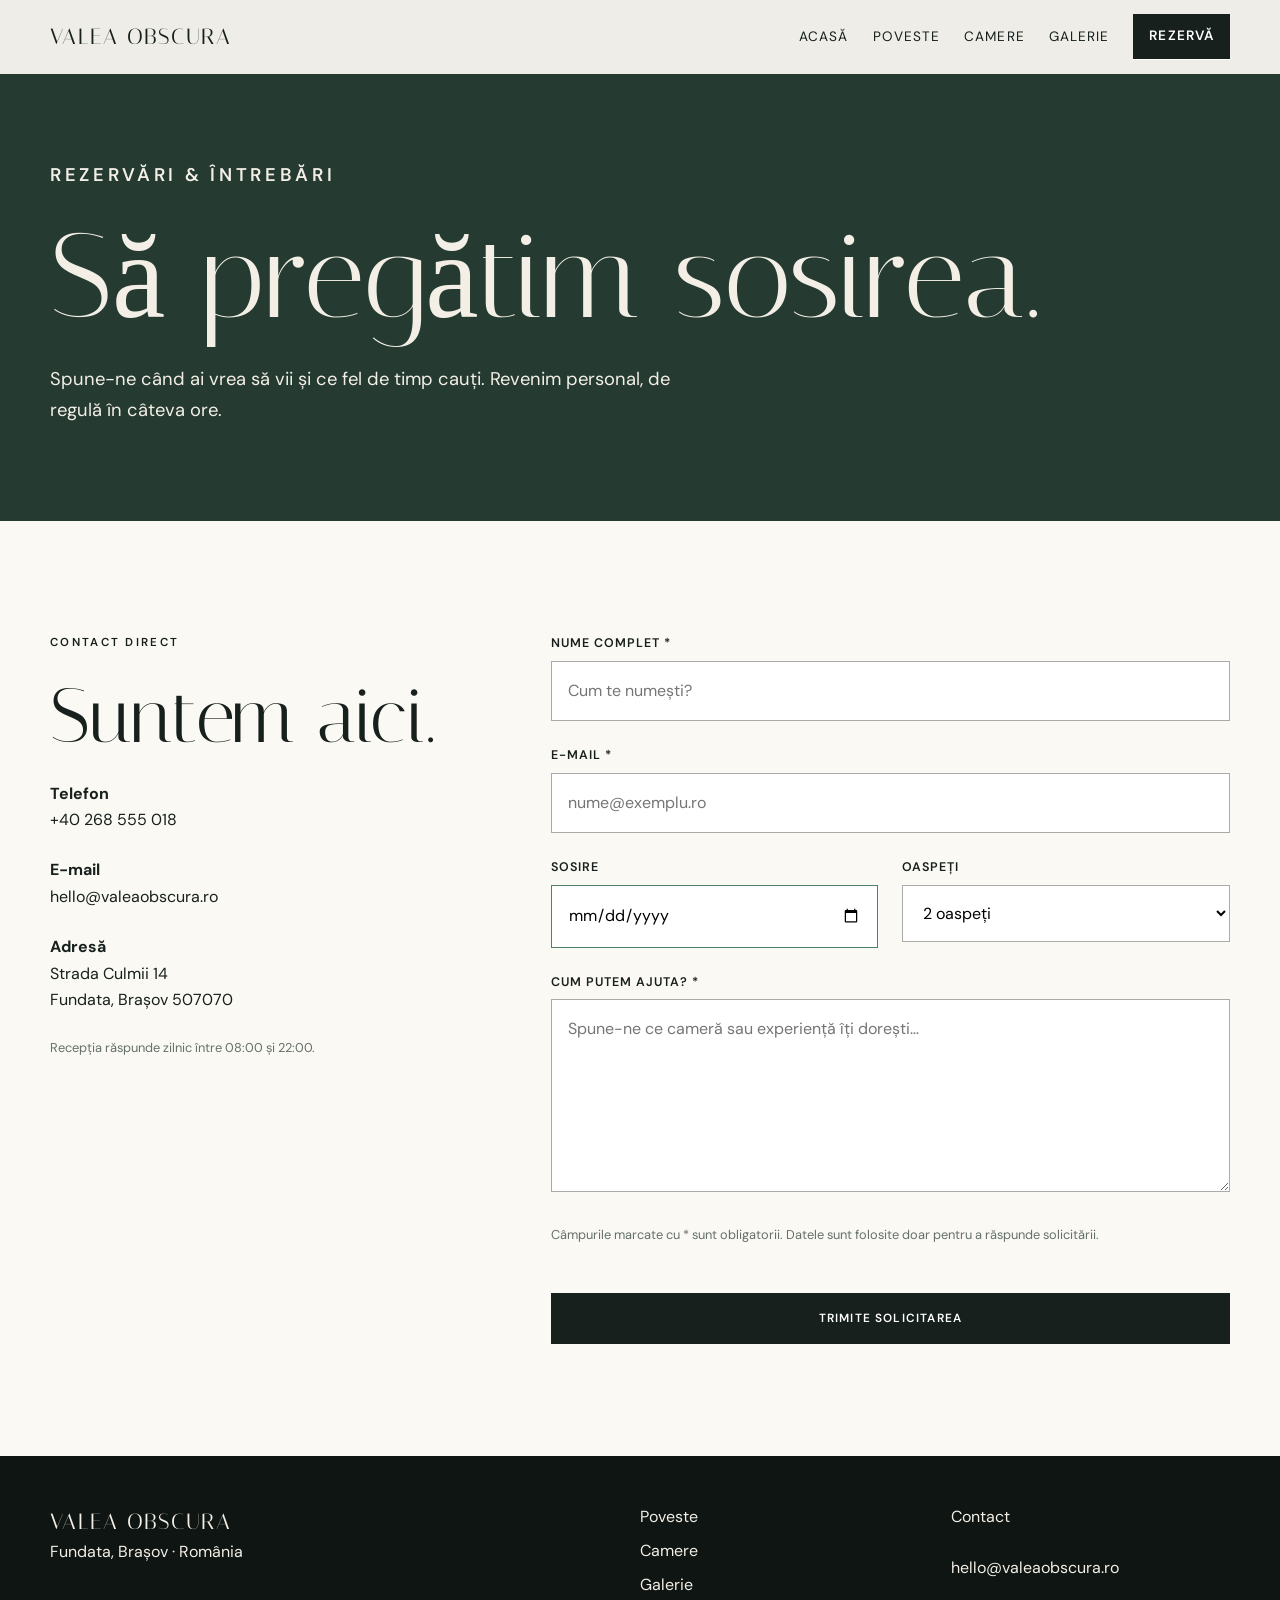
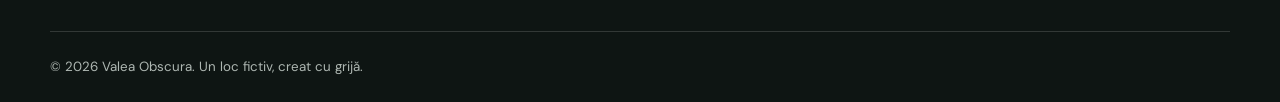
<file: contact.html>
<!doctype html><html lang="ro"><head><meta charset="utf-8"><meta name="viewport" content="width=device-width,initial-scale=1"><title>Contact — Valea Obscura</title><link rel="stylesheet" href="styles.css"></head><body><header class="nav light"><div class="container nav-inner"><a class="brand" href="home.html">VALEA OBSCURA</a><button class="menu" aria-label="Deschide meniul" aria-expanded="false">☰</button><nav class="nav-links"><a href="home.html">Acasă</a><a href="story.html">Poveste</a><a href="rooms.html">Camere</a><a href="gallery.html">Galerie</a><a class="btn active" href="contact.html">Rezervă</a></nav></div></header><main><section class="page-hero"><div class="container reveal"><p class="eyebrow">Rezervări & întrebări</p><h1>Să pregătim sosirea.</h1><p>Spune-ne când ai vrea să vii și ce fel de timp cauți. Revenim personal, de regulă în câteva ore.</p></div></section><section class="section"><div class="container contact-grid"><aside class="reveal"><p class="eyebrow">Contact direct</p><h2>Suntem aici.</h2><p><strong>Telefon</strong><br><a href="tel:+40268555018">+40 268 555 018</a></p><p><strong>E-mail</strong><br><a href="mailto:hello@valeaobscura.ro">hello@valeaobscura.ro</a></p><p><strong>Adresă</strong><br>Strada Culmii 14<br>Fundata, Brașov 507070</p><p class="form-note">Recepția răspunde zilnic între 08:00 și 22:00.</p></aside><form id="contactForm" class="reveal" novalidate><div class="field"><label for="name">Nume complet *</label><input id="name" name="name" placeholder="Cum te numești?" required><span class="error-msg">Acest câmp este obligatoriu.</span></div><div class="field"><label for="email">E-mail *</label><input id="email" name="email" type="email" placeholder="nume@exemplu.ro" required><span class="error-msg">Introduceți o adresă de e-mail validă.</span></div><div class="grid two"><div class="field"><label for="arrival">Sosire</label><input id="arrival" name="arrival" type="date"></div><div class="field"><label for="guests">Oaspeți</label><select id="guests" name="guests"><option>1 oaspete</option><option selected>2 oaspeți</option><option>3 oaspeți</option><option>4 oaspeți</option></select></div></div><div class="field"><label for="message">Cum putem ajuta? *</label><textarea id="message" name="message" rows="6" placeholder="Spune-ne ce cameră sau experiență îți dorești…" required></textarea><span class="error-msg">Acest câmp este obligatoriu.</span></div><p class="form-note">Câmpurile marcate cu * sunt obligatorii. Datele sunt folosite doar pentru a răspunde solicitării.</p><button class="btn" type="submit">Trimite solicitarea</button><div class="form-status" role="status" aria-live="polite"></div></form></div></section></main><footer class="footer"><div class="container"><div class="footer-grid"><div><a class="brand" href="home.html">VALEA OBSCURA</a><p>Fundata, Brașov · România</p></div><div class="footer-links"><a href="story.html">Poveste</a><a href="rooms.html">Camere</a><a href="gallery.html">Galerie</a></div><div class="footer-links"><a href="contact.html">Contact</a><a href="mailto:hello@valeaobscura.ro">hello@valeaobscura.ro</a></div></div><small>© 2026 Valea Obscura. Un loc fictiv, creat cu grijă.</small></div></footer><script src="script.js"></script></body></html>
</file>
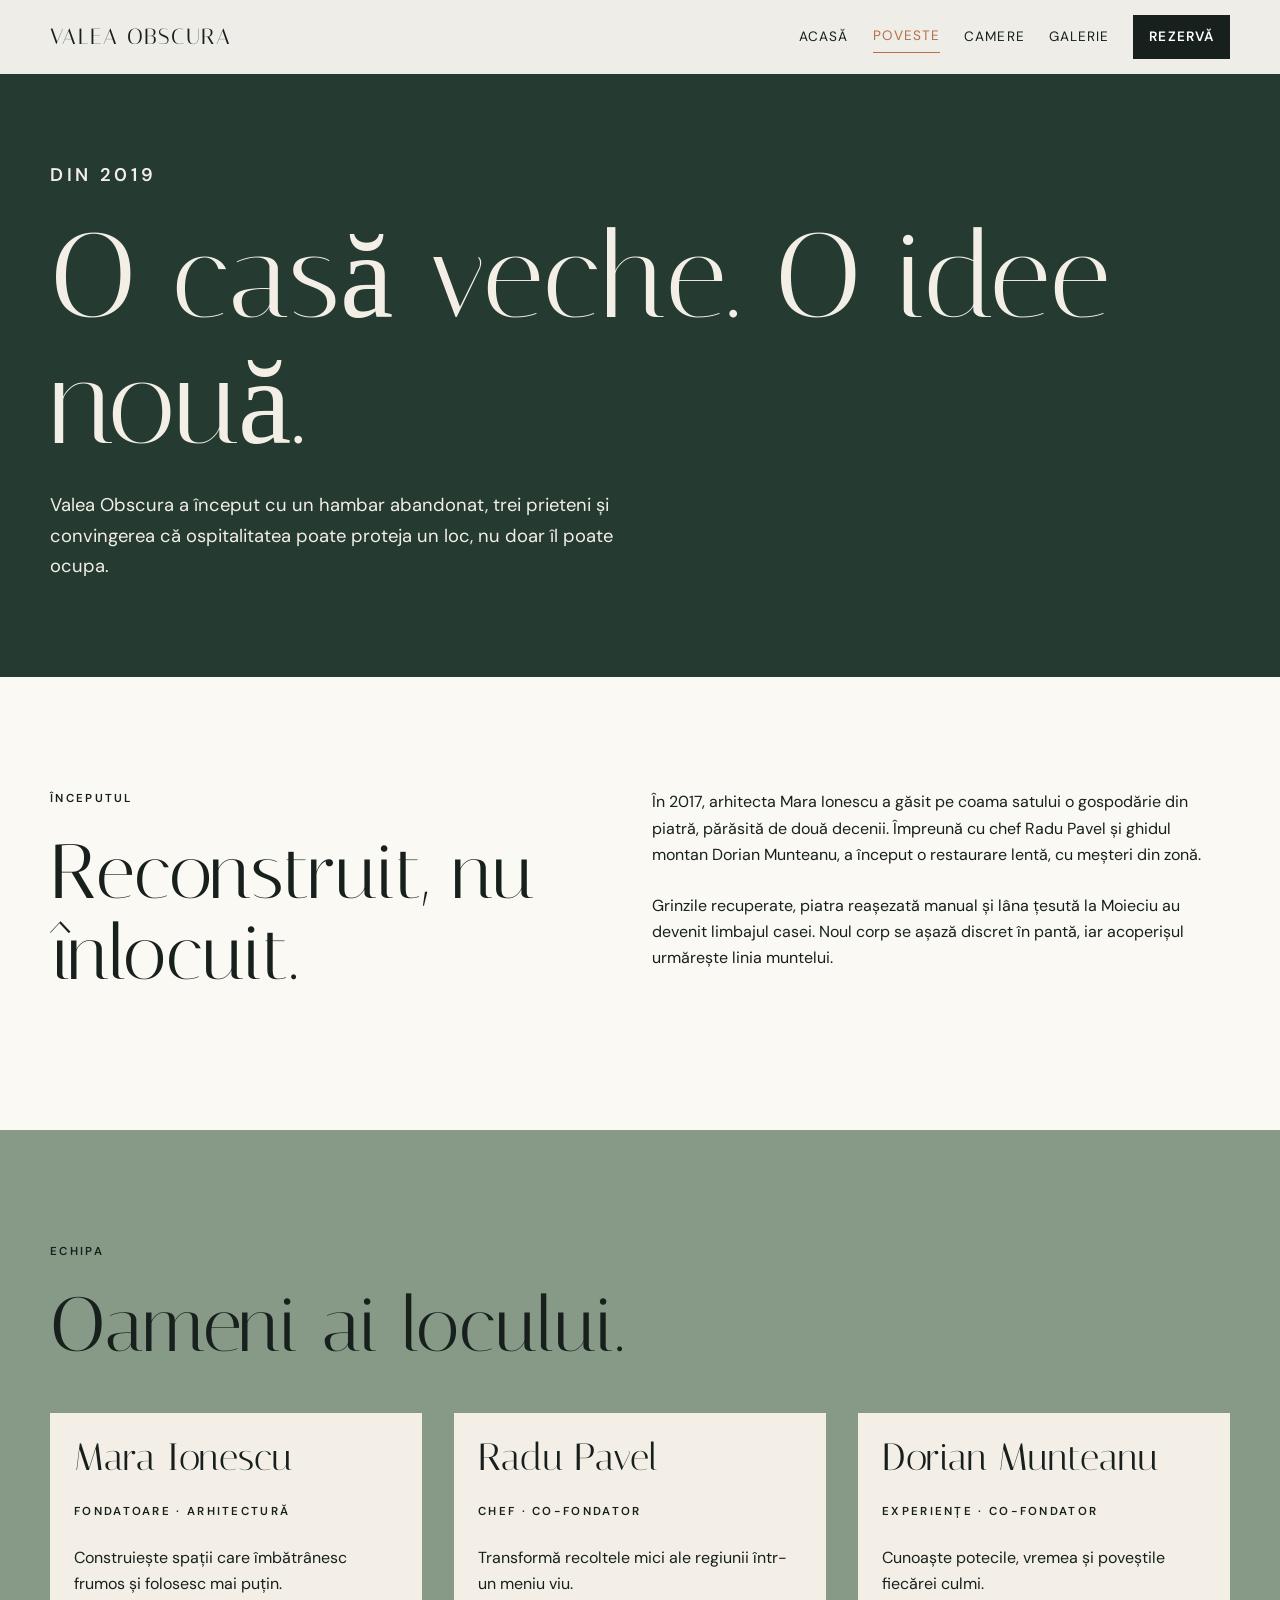
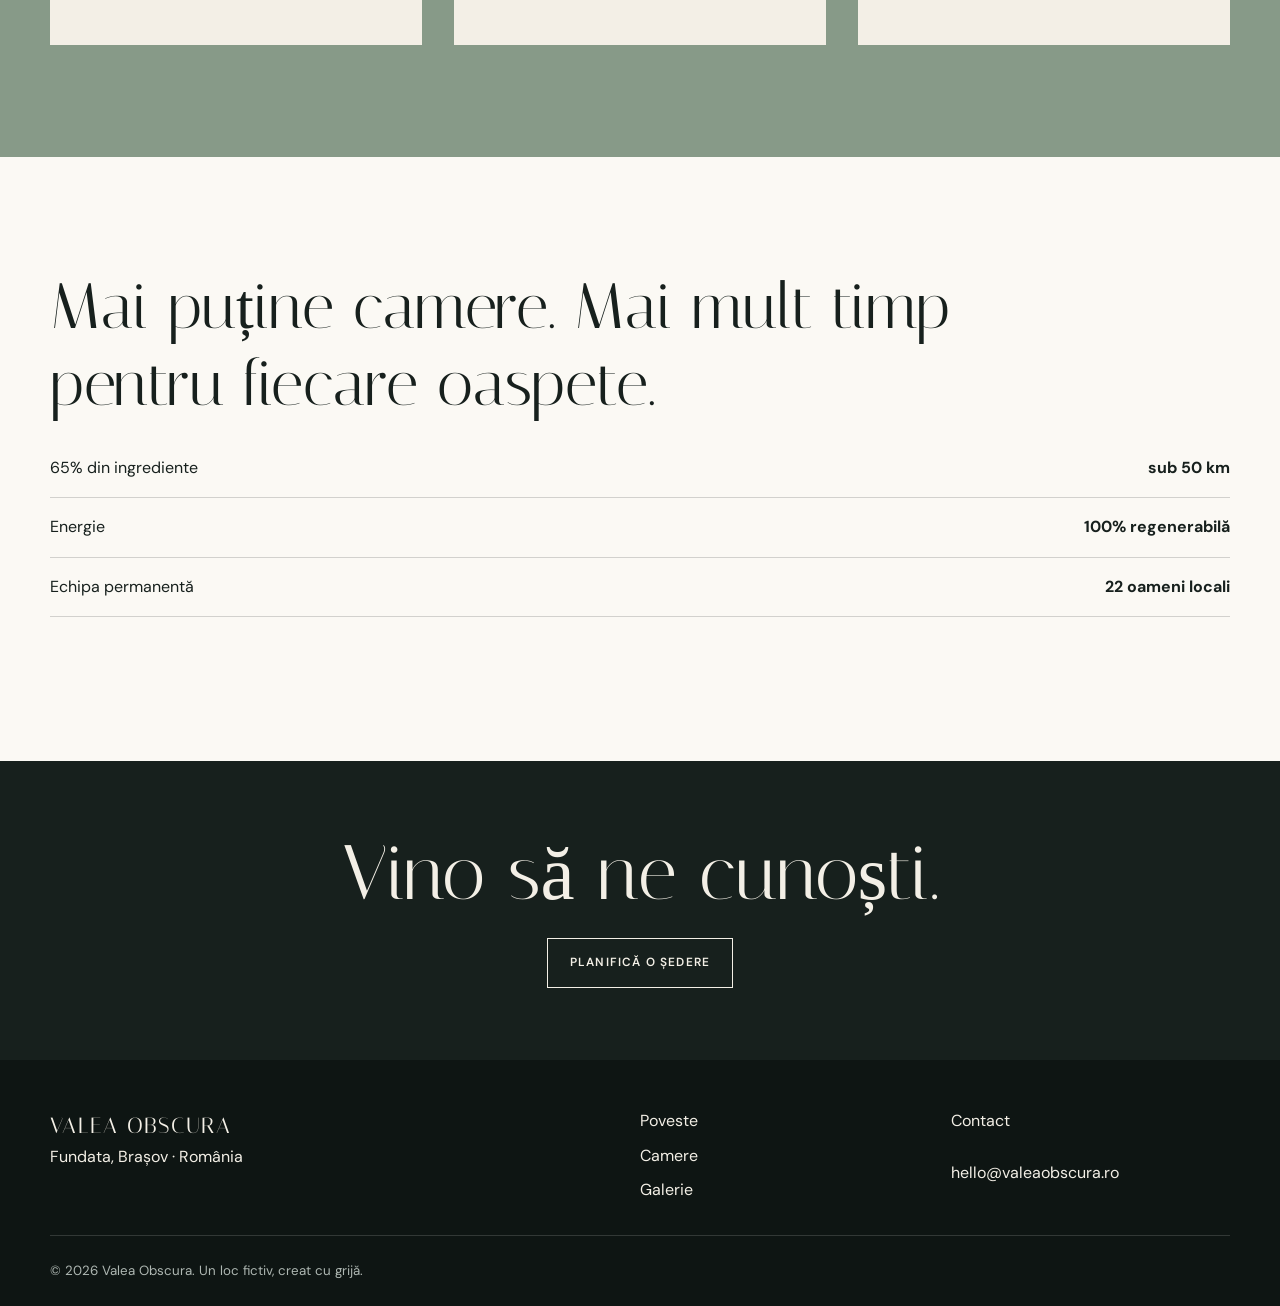
<file: story.html>
<!doctype html><html lang="ro"><head><meta charset="utf-8"><meta name="viewport" content="width=device-width,initial-scale=1"><title>Poveste — Valea Obscura</title><link rel="stylesheet" href="styles.css"></head><body><header class="nav light"><div class="container nav-inner"><a class="brand" href="home.html">VALEA OBSCURA</a><button class="menu" aria-label="Deschide meniul" aria-expanded="false">☰</button><nav class="nav-links"><a href="home.html">Acasă</a><a class="active" href="story.html">Poveste</a><a href="rooms.html">Camere</a><a href="gallery.html">Galerie</a><a class="btn" href="contact.html">Rezervă</a></nav></div></header><main><section class="page-hero"><div class="container reveal"><p class="eyebrow">Din 2019</p><h1>O casă veche. O idee nouă.</h1><p>Valea Obscura a început cu un hambar abandonat, trei prieteni și convingerea că ospitalitatea poate proteja un loc, nu doar îl poate ocupa.</p></div></section><section class="section"><div class="container grid two"><div class="reveal"><p class="eyebrow">Începutul</p><h2>Reconstruit, nu înlocuit.</h2></div><div class="reveal"><p>În 2017, arhitecta Mara Ionescu a găsit pe coama satului o gospodărie din piatră, părăsită de două decenii. Împreună cu chef Radu Pavel și ghidul montan Dorian Munteanu, a început o restaurare lentă, cu meșteri din zonă.</p><p>Grinzile recuperate, piatra reașezată manual și lâna țesută la Moieciu au devenit limbajul casei. Noul corp se așază discret în pantă, iar acoperișul urmărește linia muntelui.</p></div></div></section><section class="section sage"><div class="container"><div class="section-head reveal"><p class="eyebrow">Echipa</p><h2>Oameni ai locului.</h2></div><div class="grid room-grid"><article class="card reveal"><div class="card-body"><h3>Mara Ionescu</h3><p class="eyebrow">Fondatoare · Arhitectură</p><p>Construiește spații care îmbătrânesc frumos și folosesc mai puțin.</p></div></article><article class="card reveal"><div class="card-body"><h3>Radu Pavel</h3><p class="eyebrow">Chef · Co-fondator</p><p>Transformă recoltele mici ale regiunii într-un meniu viu.</p></div></article><article class="card reveal"><div class="card-body"><h3>Dorian Munteanu</h3><p class="eyebrow">Experiențe · Co-fondator</p><p>Cunoaște potecile, vremea și poveștile fiecărei culmi.</p></div></article></div></div></section><section class="section"><div class="container"><p class="quote reveal">Mai puține camere. Mai mult timp pentru fiecare oaspete.</p><ul class="feature-list reveal"><li><span>65% din ingrediente</span><strong>sub 50 km</strong></li><li><span>Energie</span><strong>100% regenerabilă</strong></li><li><span>Echipa permanentă</span><strong>22 oameni locali</strong></li></ul></div></section><section class="cta dark"><div class="container reveal"><h2>Vino să ne cunoști.</h2><a class="btn outline" href="contact.html">Planifică o ședere</a></div></section></main><footer class="footer"><div class="container"><div class="footer-grid"><div><a class="brand" href="home.html">VALEA OBSCURA</a><p>Fundata, Brașov · România</p></div><div class="footer-links"><a href="story.html">Poveste</a><a href="rooms.html">Camere</a><a href="gallery.html">Galerie</a></div><div class="footer-links"><a href="contact.html">Contact</a><a href="mailto:hello@valeaobscura.ro">hello@valeaobscura.ro</a></div></div><small>© 2026 Valea Obscura. Un loc fictiv, creat cu grijă.</small></div></footer><script src="script.js"></script></body></html>
</file>
<file: styles.css>
@import url('https://fonts.googleapis.com/css2?family=DM+Sans:wght@400;500;600&family=Italiana&display=swap');
:root{--ink:#17201d;--forest:#253b32;--sage:#879a88;--bone:#f3efe6;--paper:#fbf9f4;--copper:#b86f47;--display:'Italiana',Georgia,serif;--body:'DM Sans',Arial,sans-serif;--s1:.5rem;--s2:1rem;--s3:1.5rem;--s4:2rem;--s5:3rem;--s6:4.5rem;--s7:7rem;--radius:1.25rem;--shadow:0 20px 60px rgba(23,32,29,.12)}
*{box-sizing:border-box}html{scroll-behavior:smooth}body{margin:0;background:var(--paper);color:var(--ink);font-family:var(--body);font-size:1rem;line-height:1.65}img{width:100%;display:block;object-fit:cover}a{color:inherit;text-decoration:none}button,input,textarea,select{font:inherit}h1,h2,h3{font-family:var(--display);font-weight:400;line-height:1.05;margin:0 0 var(--s3)}h1{font-size:clamp(3.25rem,10vw,7.5rem)}h2{font-size:clamp(2.4rem,6vw,5rem)}h3{font-size:clamp(1.6rem,3vw,2.4rem)}p{margin:0 0 var(--s3)}.eyebrow{font-size:.72rem;text-transform:uppercase;letter-spacing:.2em;font-weight:600}.caption{font-size:.78rem}.container{width:min(1180px,calc(100% - 2rem));margin:auto}.section{padding:var(--s6) 0}.section-head{max-width:720px;margin-bottom:var(--s5)}.grid{display:grid;gap:var(--s3)}.two{grid-template-columns:1fr}.nav{height:74px;position:fixed;inset:0 0 auto;z-index:50;color:var(--paper);transition:.3s}.nav.scrolled,.nav.light{background:rgba(251,249,244,.94);color:var(--ink);backdrop-filter:blur(16px);box-shadow:0 1px 0 rgba(23,32,29,.1)}.nav-inner{height:100%;display:flex;align-items:center;justify-content:space-between}.brand{font-family:var(--display);font-size:1.35rem;letter-spacing:.06em}.nav-links{position:fixed;inset:74px 0 auto;background:var(--paper);color:var(--ink);display:grid;padding:var(--s4);transform:translateY(-140%);transition:.3s;box-shadow:var(--shadow)}.nav-links.open{transform:none}.nav-links a{padding:.8rem 0;border-bottom:1px solid rgba(23,32,29,.12);font-size:.85rem;letter-spacing:.08em;text-transform:uppercase}.nav-links a.active{color:var(--copper)}.menu{border:0;background:none;color:inherit;width:44px;height:44px;font-size:1.4rem}.btn{display:inline-flex;align-items:center;justify-content:center;gap:.5rem;padding:.9rem 1.35rem;border:1px solid var(--ink);background:var(--ink);color:white;text-transform:uppercase;letter-spacing:.1em;font-size:.74rem;font-weight:600;transition:.2s;cursor:pointer}.btn:hover{background:var(--copper);border-color:var(--copper);transform:translateY(-2px)}.btn:active{transform:translateY(1px)}.btn:disabled{opacity:.4;cursor:not-allowed;transform:none}.btn.outline{background:transparent;color:inherit;border-color:currentColor}.hero{min-height:100svh;display:grid;align-items:end;color:white;position:relative;background:linear-gradient(90deg,rgba(10,17,15,.75),rgba(10,17,15,.12)),url('assets/hotel-exterior.png') center/cover}.hero-content{padding:9rem 0 var(--s6);max-width:850px}.hero p{font-size:clamp(1.05rem,2vw,1.35rem);max-width:540px}.hero-actions{display:flex;gap:var(--s2);flex-wrap:wrap}.page-hero{padding:10rem 0 var(--s6);background:var(--forest);color:var(--bone)}.page-hero p{max-width:620px;font-size:1.15rem}.stat-row{display:grid;grid-template-columns:repeat(2,1fr);gap:var(--s3);margin-top:var(--s5)}.stat strong{display:block;font:2.4rem var(--display);color:var(--copper)}.card{background:var(--bone);overflow:hidden;transition:.3s}.card:hover{transform:translateY(-6px);box-shadow:var(--shadow)}.card img{height:270px}.card-body{padding:var(--s3)}.card .link{display:inline-block;border-bottom:1px solid var(--ink);font-size:.78rem;text-transform:uppercase;letter-spacing:.1em}.room-grid,.gallery{grid-template-columns:1fr}.gallery figure{margin:0;overflow:hidden;background:var(--bone)}.gallery img{height:330px;transition:.5s}.gallery figure:hover img{transform:scale(1.03)}.gallery figcaption{padding:var(--s2)}.image-panel{min-height:460px;background:url('assets/suite-panorama.png') center/cover}.quote{font:clamp(2rem,5vw,4rem)/1.2 var(--display);max-width:900px}.feature-list{list-style:none;padding:0;margin:var(--s4) 0;display:grid;gap:var(--s2)}.feature-list li{padding-bottom:var(--s2);border-bottom:1px solid rgba(23,32,29,.18);display:flex;justify-content:space-between}.dark{background:var(--ink);color:var(--bone)}.sage{background:var(--sage);color:var(--ink)}.contact-grid{display:grid;gap:var(--s5)}form{display:grid;gap:var(--s3)}.field label{display:block;margin-bottom:.45rem;font-size:.78rem;font-weight:600;text-transform:uppercase;letter-spacing:.08em}.field input,.field textarea,.field select{width:100%;border:1px solid #aaa;background:white;padding:1rem;outline:0;transition:.2s}.field input:focus,.field textarea:focus,.field select:focus{border-color:var(--forest);box-shadow:0 0 0 3px rgba(37,59,50,.15)}.field input:not(:placeholder-shown):valid,.field textarea:not(:placeholder-shown):valid{border-color:#4f8068}.field.error input,.field.error textarea{border-color:#b43d32;box-shadow:0 0 0 3px rgba(180,61,50,.12)}.error-msg{display:none;color:#a43128;font-size:.78rem;margin-top:.35rem}.field.error .error-msg{display:block}.form-status{display:none;padding:var(--s3);background:#dfeadf;border-left:4px solid #4f8068}.form-status.show{display:block}.form-note{font-size:.8rem;color:#64706b}.cta{padding:var(--s6) 0;text-align:center}.footer{background:#0e1513;color:var(--bone);padding:var(--s5) 0 var(--s3)}.footer-grid{display:grid;gap:var(--s4)}.footer-links{display:grid;gap:.5rem}.footer small{display:block;border-top:1px solid rgba(255,255,255,.15);padding-top:var(--s3);margin-top:var(--s4);color:#aeb7b2}.reveal{opacity:0;transform:translateY(28px);transition:opacity .7s,transform .7s}.reveal.visible{opacity:1;transform:none}
@media(min-width:760px){.section{padding:var(--s7) 0}.two{grid-template-columns:repeat(2,1fr)}.room-grid{grid-template-columns:repeat(3,1fr)}.gallery{grid-template-columns:repeat(12,1fr)}.gallery figure{grid-column:span 5}.gallery figure:nth-child(3n+2){grid-column:span 7}.gallery figure:nth-child(3n){grid-column:span 7}.stat-row{grid-template-columns:repeat(4,1fr)}.contact-grid{grid-template-columns:.8fr 1.2fr}.footer-grid{grid-template-columns:2fr 1fr 1fr}}
@media(min-width:980px){.menu{display:none}.nav-links{position:static;display:flex;gap:1.5rem;align-items:center;background:none;color:inherit;padding:0;transform:none;box-shadow:none}.nav-links a{border:0;padding:.25rem 0}.nav-links a.active{border-bottom:1px solid currentColor}.nav-links .btn{padding:.7rem 1rem;color:white}.nav.light .nav-links .btn,.nav.scrolled .nav-links .btn{color:white}.room-grid{gap:var(--s4)}}
@media(prefers-reduced-motion:reduce){*,*:before,*:after{scroll-behavior:auto!important;transition:none!important}.reveal{opacity:1;transform:none}}
</file>
